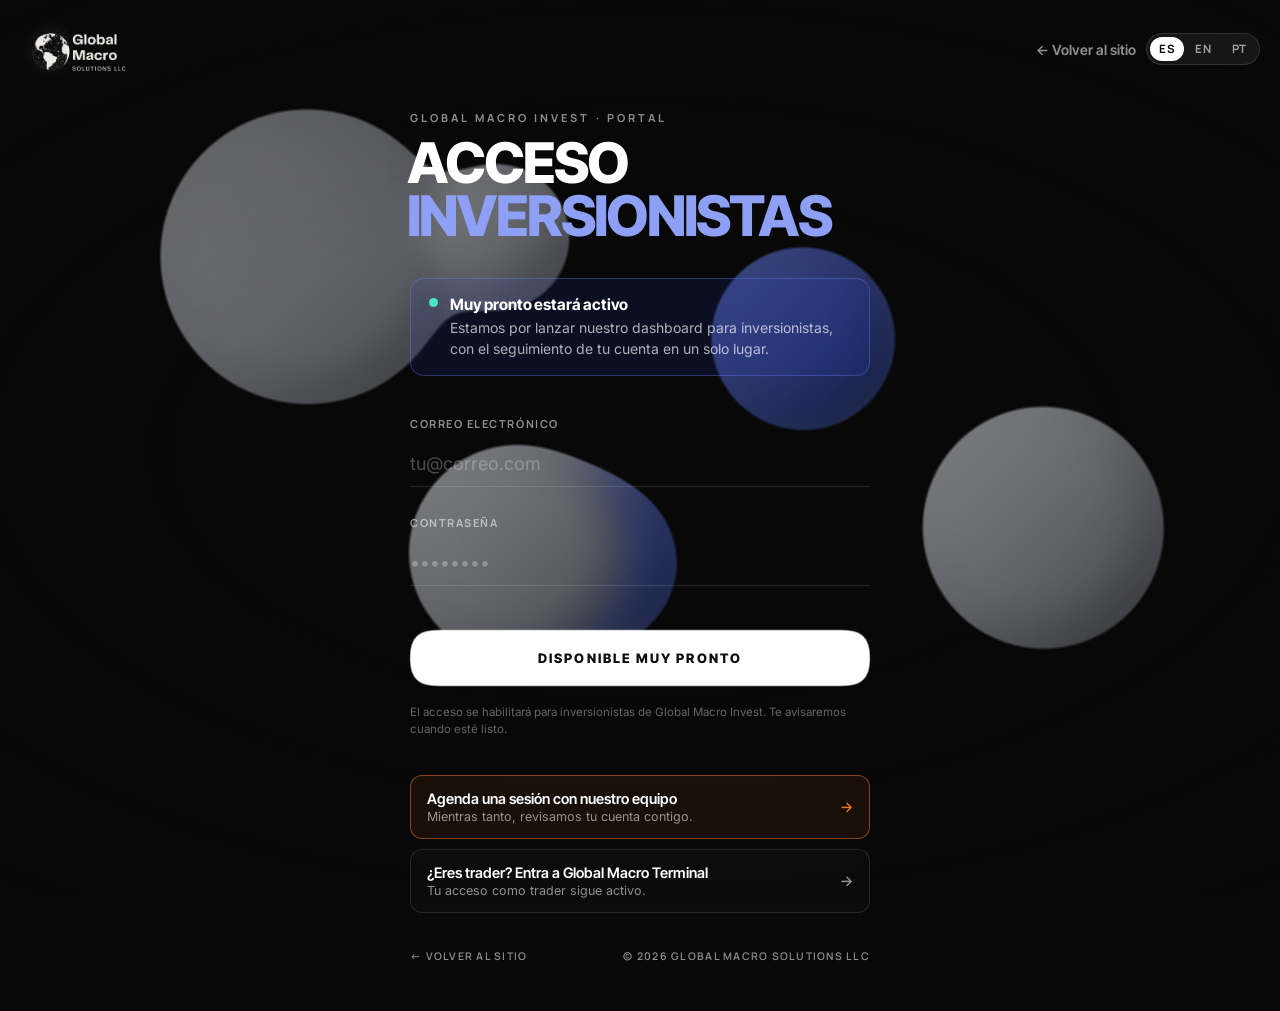
<file: login.html>
<!doctype html>
<html lang="es">
<head>
<meta charset="utf-8">
<meta name="viewport" content="width=device-width, initial-scale=1, viewport-fit=cover">
<meta name="theme-color" content="#080808">
<title>Portal GMS</title>
<meta name="description" content="Portal de inversionistas de Global Macro Solutions. Muy pronto estará activo nuestro dashboard para inversionistas.">
<link rel="preconnect" href="https://fonts.googleapis.com"><link rel="preconnect" href="https://fonts.gstatic.com" crossorigin>
<link rel="stylesheet" href="https://fonts.googleapis.com/css2?family=Inter+Tight:wght@400;500;600;700;800&family=Inter:wght@300;400;500;600&family=Manrope:wght@500;600;700&display=swap">
<style>
:root{
  --bg:#080808;--ink:#ffffff;--dim:rgba(255,255,255,.55);--faint:rgba(255,255,255,.12);
  --mercury:#e6e8ee;--blue:#1b328e;--blue-lt:#2b44d3;--turq:#4de1c7;--orange:#e27028;
  --fd:"Suisse Intl","Inter Tight","Helvetica Neue",Arial,sans-serif;
  --fb:"Suisse Intl","Inter",system-ui,-apple-system,"Segoe UI",sans-serif;
  --fm:"Telegraf","Manrope","Helvetica Neue",Arial,sans-serif;
  color-scheme:dark
}
*{box-sizing:border-box}
html,body{margin:0;height:100%}
body{background:var(--bg);color:var(--ink);font-family:var(--fb);-webkit-font-smoothing:antialiased;overflow-x:hidden}
a{color:inherit}
.svg-hidden{position:absolute;width:0;height:0}

/* Fondo de mercurio (Neural Access · 21st.dev) */
.stage{position:fixed;inset:0;z-index:0;overflow:hidden;filter:url(#gooey);opacity:.55;pointer-events:none}
.blob{position:absolute;border-radius:50%;filter:blur(20px);animation:float 20s infinite alternate ease-in-out;
  background:linear-gradient(135deg,var(--mercury),#7d8290);
  box-shadow:inset -10px -10px 20px rgba(0,0,0,.5),10px 10px 30px rgba(255,255,255,.18);transition:margin .1s ease-out}
.blob.b-blue{background:linear-gradient(135deg,#6f84f0,var(--blue))}
@keyframes float{0%{transform:translate(0,0) scale(1)}33%{transform:translate(10vw,20vh) scale(1.2)}66%{transform:translate(-5vw,10vh) scale(.8)}100%{transform:translate(5vw,-10vh) scale(1.1)}}
.veil{position:fixed;inset:0;z-index:1;pointer-events:none;background:radial-gradient(120% 90% at 50% 50%,transparent 30%,rgba(8,8,8,.75) 100%)}

/* Barra superior */
.top{position:relative;z-index:5;display:flex;align-items:center;justify-content:space-between;gap:12px;padding:20px max(20px,env(safe-area-inset-left)) 0}
.top .logo img{display:block;height:58px;width:auto}
.top-r{display:flex;align-items:center;gap:10px}
.back{font-family:var(--fd);font-weight:600;font-size:14px;text-decoration:none;color:var(--dim);transition:color .2s;white-space:nowrap}
.back:hover{color:#fff}
.lang{display:inline-flex;align-items:center;gap:2px;padding:3px;border-radius:999px;background:rgba(255,255,255,.06);border:1px solid rgba(255,255,255,.12)}
.lang button{all:unset;cursor:pointer;font-family:var(--fm);font-size:11.5px;font-weight:700;letter-spacing:.06em;padding:6px 9px;border-radius:999px;color:rgba(255,255,255,.6);line-height:1;transition:background .2s,color .2s}
.lang button:hover{color:#fff}
.lang button.on{background:#fff;color:#080808}
.lang button:focus-visible{outline:2px solid var(--blue-lt);outline-offset:2px}

/* Contenedor */
.wrap{position:relative;z-index:5;min-height:calc(100vh - 86px);display:flex;align-items:center;justify-content:center;padding:32px 20px 48px}
.auth{width:100%;max-width:460px}
.brand-id{display:block;font-family:var(--fm);font-weight:700;font-size:11px;letter-spacing:.28em;text-transform:uppercase;color:var(--dim);margin-bottom:12px}
.auth h1{font-family:var(--fd);font-weight:800;font-size:clamp(40px,8vw,56px);line-height:.95;letter-spacing:-.035em;margin:0 0 0 -3px;text-transform:uppercase;padding-bottom:.05em}
.auth h1 em{font-style:normal;color:#8ea0f5}

.soon{display:flex;gap:12px;align-items:flex-start;margin:32px 0 40px;padding:16px 18px;border-radius:14px;background:rgba(43,68,211,.12);border:1px solid rgba(111,132,240,.35)}
.soon-dot{flex:none;width:9px;height:9px;margin-top:6px;border-radius:50%;background:var(--turq);box-shadow:0 0 0 0 rgba(77,225,199,.6);animation:pulse 2s infinite}
@keyframes pulse{0%{box-shadow:0 0 0 0 rgba(77,225,199,.55)}70%{box-shadow:0 0 0 10px rgba(77,225,199,0)}100%{box-shadow:0 0 0 0 rgba(77,225,199,0)}}
.soon b{display:block;font-family:var(--fd);font-size:15.5px;letter-spacing:-.01em}
.soon span{display:block;margin-top:3px;font-size:14px;line-height:1.5;color:rgba(255,255,255,.68)}

.form-group{position:relative;margin-bottom:28px;transition:transform .4s cubic-bezier(.2,1,.3,1)}
.form-group label{display:block;font-family:var(--fm);font-weight:700;font-size:11px;letter-spacing:.14em;color:var(--dim);margin-bottom:10px;text-transform:uppercase}
.form-group input{width:100%;background:transparent;border:0;border-bottom:1px solid var(--faint);color:#fff;padding:12px 0;font:400 18px var(--fb);outline:none;border-radius:0}
.form-group input:disabled{color:rgba(255,255,255,.35);cursor:not-allowed}
.form-group input::placeholder{color:rgba(255,255,255,.28)}
.input-glow{position:absolute;bottom:0;left:0;width:0;height:2px;background:var(--mercury);box-shadow:0 0 15px var(--mercury);transition:width .6s cubic-bezier(.2,1,.3,1)}
.auth:hover .input-glow{width:18%}

.submit-wrap{margin-top:44px;position:relative;filter:url(#gooey)}
.btn-base{all:unset;box-sizing:border-box;display:block;width:100%;text-align:center;background:#fff;color:#080808;padding:20px 28px;font:800 13px var(--fd);text-transform:uppercase;letter-spacing:.16em;position:relative;z-index:2;cursor:not-allowed;transition:letter-spacing .3s}
.submit-wrap:hover .btn-base{letter-spacing:.24em}
.mercury-drop{position:absolute;top:50%;left:50%;width:100%;height:100%;background:var(--mercury);transform:translate(-50%,-50%);z-index:1;border-radius:50px;transition:all .5s cubic-bezier(.175,.885,.32,1.275)}
.submit-wrap:hover .mercury-drop{transform:translate(-50%,-50%) scale(1.05,1.2);filter:brightness(1.2)}

.alt{margin-top:36px;display:grid;gap:10px}
.alt a{display:flex;align-items:center;justify-content:space-between;gap:12px;padding:14px 16px;border-radius:12px;border:1px solid var(--faint);text-decoration:none;font-family:var(--fd);font-weight:600;font-size:14.5px;color:#fff;background:rgba(255,255,255,.02);transition:border-color .2s,background .2s}
.alt a:hover{border-color:rgba(255,255,255,.35);background:rgba(255,255,255,.05)}
.alt a small{display:block;font-family:var(--fb);font-weight:400;font-size:12.5px;color:var(--dim);margin-top:2px}
.alt a i{font-style:normal;color:var(--dim)}
.alt a.primary{border-color:rgba(226,112,40,.55);background:rgba(226,112,40,.08)}
.alt a.primary i{color:var(--orange)}

.footer-nav{margin-top:36px;display:flex;justify-content:space-between;gap:12px;flex-wrap:wrap;font-family:var(--fm);font-weight:600;font-size:10.5px;letter-spacing:.12em;text-transform:uppercase;color:var(--dim)}
.footer-nav a{text-decoration:none;transition:color .3s}
.footer-nav a:hover{color:#fff}
.fine{margin-top:18px;font-size:11.5px;line-height:1.5;color:rgba(255,255,255,.38)}

@media (max-width:520px){
  .lang button{padding:9px 12px;font-size:12px}
  .footer-nav a{padding:10px 0}
  .top .logo img{height:44px}
  .back{display:none}
  .soon{margin:26px 0 32px}
}
@media (prefers-reduced-motion:reduce){.blob,.soon-dot{animation:none}.submit-wrap:hover .btn-base{letter-spacing:.16em}}
</style>
<link rel="icon" href="favicon.ico?v=3" sizes="any">
<link rel="icon" type="image/png" sizes="32x32" href="img/favicon-32.png?v=3">
<link rel="apple-touch-icon" href="img/apple-touch-icon.png?v=3">
</head>
<body>
<svg class="svg-hidden" aria-hidden="true"><defs><filter id="gooey">
  <feGaussianBlur in="SourceGraphic" stdDeviation="12" result="blur"/>
  <feColorMatrix in="blur" mode="matrix" values="1 0 0 0 0  0 1 0 0 0  0 0 1 0 0  0 0 0 19 -9" result="goo"/>
  <feComposite in="SourceGraphic" in2="goo" operator="atop"/>
</filter></defs></svg>

<div class="stage" id="stage" aria-hidden="true"></div>
<div class="veil" aria-hidden="true"></div>

<header class="top">
  <a class="logo" href="index.html"><img src="[data-uri]" alt="Global Macro Solutions LLC" width="260" height="142"></a>
  <div class="top-r">
    <a class="back" href="index.html">← Volver al sitio</a>
    <div class="lang" role="group" aria-label="Idioma / Language"><button type="button" data-lang="es">ES</button><button type="button" data-lang="en">EN</button><button type="button" data-lang="pt">PT</button></div>
  </div>
</header>

<main class="wrap">
  <div class="auth">
    <span class="brand-id">Global Macro Invest · Portal</span>
    <h1>Acceso<br><em>inversionistas</em></h1>

    <div class="soon" role="status">
      <span class="soon-dot" aria-hidden="true"></span>
      <div><b>Muy pronto estará activo</b><span>Estamos por lanzar nuestro dashboard para inversionistas, con el seguimiento de tu cuenta en un solo lugar.</span></div>
    </div>

    <form aria-describedby="loginNote" onsubmit="return false">
      <fieldset disabled style="border:0;padding:0;margin:0">
        <div class="form-group">
          <label for="lgEmail">Correo electrónico</label>
          <input id="lgEmail" type="email" placeholder="tu@correo.com" autocomplete="off">
          <div class="input-glow"></div>
        </div>
        <div class="form-group">
          <label for="lgPass">Contraseña</label>
          <input id="lgPass" type="password" placeholder="••••••••" autocomplete="off">
          <div class="input-glow"></div>
        </div>
        <div class="submit-wrap">
          <div class="mercury-drop"></div>
          <button type="submit" class="btn-base" aria-disabled="true">Disponible muy pronto</button>
        </div>
      </fieldset>
    </form>
    <p class="fine" id="loginNote">El acceso se habilitará para inversionistas de Global Macro Invest. Te avisaremos cuando esté listo.</p>

    <div class="alt">
      <a class="primary" href="https://calendly.com/camilo-pacheco-globalmacrosolutions/30min"><span>Agenda una sesión con nuestro equipo<small>Mientras tanto, revisamos tu cuenta contigo.</small></span><i>→</i></a>
      <a href="https://www.globalmacroterminal.com/"><span>¿Eres trader? Entra a Global Macro Terminal<small>Tu acceso como trader sigue activo.</small></span><i>→</i></a>
    </div>

    <footer class="footer-nav">
      <a href="index.html">← Volver al sitio</a>
      <span>© 2026 Global Macro Solutions LLC</span>
    </footer>
  </div>
</main>

<script>
/* i18n · ES / EN / PT — cambio de idioma en el mismo sitio, sin recargar */
(function(){
var D={"en": {"Portal GMS": "GMS Portal", "Portal de inversionistas de Global Macro Solutions. Muy pronto estará activo nuestro dashboard para inversionistas.": "Global Macro Solutions investor portal. Our investor dashboard will be live very soon.", "← Volver al sitio": "← Back to site", "Global Macro Invest · Portal": "Global Macro Invest · Portal", "Acceso": "Investor", "inversionistas": "access", "Muy pronto estará activo": "Coming very soon", "Estamos por lanzar nuestro dashboard para inversionistas, con el seguimiento de tu cuenta en un solo lugar.": "We're about to launch our investor dashboard, with your account follow-up in one place.", "Correo electrónico": "Email", "Contraseña": "Password", "tu@correo.com": "you@email.com", "Disponible muy pronto": "Available very soon", "El acceso se habilitará para inversionistas de Global Macro Invest. Te avisaremos cuando esté listo.": "Access will be enabled for Global Macro Invest investors. We'll let you know when it's ready.", "Agenda una sesión con nuestro equipo": "Book a session with our team", "Mientras tanto, revisamos tu cuenta contigo.": "In the meantime, we'll review your account with you.", "¿Eres trader? Entra a Global Macro Terminal": "Are you a trader? Go to Global Macro Terminal", "Tu acceso como trader sigue activo.": "Your trader access is still active.", "Global Macro Solutions LLC": "Global Macro Solutions LLC"}, "pt": {"Portal GMS": "Portal GMS", "Portal de inversionistas de Global Macro Solutions. Muy pronto estará activo nuestro dashboard para inversionistas.": "Portal de investidores da Global Macro Solutions. Muito em breve nosso dashboard para investidores estará ativo.", "← Volver al sitio": "← Voltar ao site", "Global Macro Invest · Portal": "Global Macro Invest · Portal", "Acceso": "Acesso", "inversionistas": "investidores", "Muy pronto estará activo": "Muito em breve estará ativo", "Estamos por lanzar nuestro dashboard para inversionistas, con el seguimiento de tu cuenta en un solo lugar.": "Estamos prestes a lançar nosso dashboard para investidores, com o acompanhamento da sua conta em um só lugar.", "Correo electrónico": "E-mail", "Contraseña": "Senha", "tu@correo.com": "voce@email.com", "Disponible muy pronto": "Disponível muito em breve", "El acceso se habilitará para inversionistas de Global Macro Invest. Te avisaremos cuando esté listo.": "O acesso será liberado para investidores da Global Macro Invest. Avisaremos quando estiver pronto.", "Agenda una sesión con nuestro equipo": "Agende uma sessão com nossa equipe", "Mientras tanto, revisamos tu cuenta contigo.": "Enquanto isso, revisamos sua conta com você.", "¿Eres trader? Entra a Global Macro Terminal": "É trader? Entre no Global Macro Terminal", "Tu acceso como trader sigue activo.": "Seu acesso como trader continua ativo.", "Global Macro Solutions LLC": "Global Macro Solutions LLC"}};
var REV={};Object.keys(D).forEach(function(l){var m=D[l];Object.keys(m).forEach(function(k){REV[m[k]]=REV[m[k]]||k;REV[k]=k})});
var L='es';try{var q=new URLSearchParams(location.search).get('lang');if(q&&(q==='es'||D[q]))L=q;else{var st=localStorage.getItem('gms-lang');if(st&&(st==='es'||D[st]))L=st}}catch(e){}
var ORIG=new WeakMap(),ATTRS=['alt','aria-label','title','placeholder'];
function norm(v){return v.replace(/\s+/g,' ').trim()}
window.T=function(s){return L==='es'?s:((D[L]&&D[L][s])||s)};
window.GMS_HOOKS=[];
var base={title:document.title,desc:(document.querySelector('meta[name=description]')||{}).content};
function key(n){var k=ORIG.get(n);if(k!==undefined)return k;var v=norm(n.nodeValue);k=REV[v];if(k===undefined)k=null;ORIG.set(n,k);return k}
function trRoot(root){
  var w=document.createTreeWalker(root,NodeFilter.SHOW_TEXT,null),n,a=[];
  while((n=w.nextNode())){var p=n.parentNode;if(!p||p.nodeName==='SCRIPT'||p.nodeName==='STYLE')continue;if(p.closest&&p.closest('[data-blur-reveal],[data-fq-words]'))continue;a.push(n)}
  a.forEach(function(n){var k=key(n);if(!k)return;var raw=n.nodeValue,t=T(k);var lead=/^\s/.test(raw)?' ':'',trail=/\s$/.test(raw)?' ':'';var nv=lead+t+trail;if(nv!==raw)n.nodeValue=nv});
  if(root.querySelectorAll)root.querySelectorAll('[alt],[aria-label],[title],[placeholder]').forEach(function(e){
    ATTRS.forEach(function(at){var v=e.getAttribute(at);if(!v)return;var dk='i18n'+at.replace(/-./g,function(x){return x[1].toUpperCase()});var k=e.dataset[dk];if(k===undefined){k=REV[v]||'';e.dataset[dk]=k}if(k)e.setAttribute(at,T(k))})});
}
function apply(){
  document.documentElement.lang=L;
  trRoot(document.body);document.querySelectorAll('template').forEach(function(t){trRoot(t.content)});
  document.title=T(base.title);var md=document.querySelector('meta[name=description]');if(md&&base.desc)md.content=T(base.desc);
  document.querySelectorAll('[data-lang]').forEach(function(b){var on=b.getAttribute('data-lang')===L;b.classList.toggle('on',on);b.setAttribute('aria-pressed',on?'true':'false')});
}
window.GMS_SET_LANG=function(nl){if(nl!=='es'&&!D[nl])return;if(nl===L)return;L=nl;try{localStorage.setItem('gms-lang',L)}catch(e){}
  apply();window.GMS_HOOKS.forEach(function(f){try{f(L)}catch(e){}});
  document.querySelectorAll('[data-blur-reveal]').forEach(function(el){if(el.__brBuild&&el.dataset.es)el.__brBuild(T(el.dataset.es))});
  document.querySelectorAll('[data-fq-words]').forEach(function(el){if(el.__fqBuild&&el.dataset.es)el.__fqBuild(T(el.dataset.es))});
};
// guardar el texto original de los elementos que otros scripts dividen en letras/palabras
document.querySelectorAll('[data-blur-reveal],[data-fq-words]').forEach(function(el){var v=norm(el.textContent);el.dataset.es=REV[v]||v;if(L!=='es')el.textContent=T(el.dataset.es)});
apply();
document.addEventListener('click',function(e){var b=e.target.closest&&e.target.closest('[data-lang]');if(!b)return;e.preventDefault();window.GMS_SET_LANG(b.getAttribute('data-lang'))});
})();
</script>
<script>
/* Mercurio: blobs con parallax suave al mover el mouse */
(function(){
  const stage=document.getElementById('stage');const blobs=[];
  for(let i=0;i<6;i++){const b=document.createElement('div');b.className='blob'+(i%3===1?' b-blue':'');
    const size=Math.random()*200+150;
    Object.assign(b.style,{width:size+'px',height:size+'px',left:(Math.random()*80+10)+'%',top:(Math.random()*80+10)+'%',animationDelay:(Math.random()*-20)+'s',animationDuration:(Math.random()*15+15)+'s'});
    stage.appendChild(b);blobs.push(b)}
  if(matchMedia('(prefers-reduced-motion: reduce)').matches)return;
  document.addEventListener('mousemove',e=>{const x=e.clientX/innerWidth,y=e.clientY/innerHeight;
    blobs.forEach((b,i)=>{const s=(i+1)*20;b.style.marginLeft=x*s+'px';b.style.marginTop=y*s+'px'})});
})();
</script>
</body>
</html>
</file>
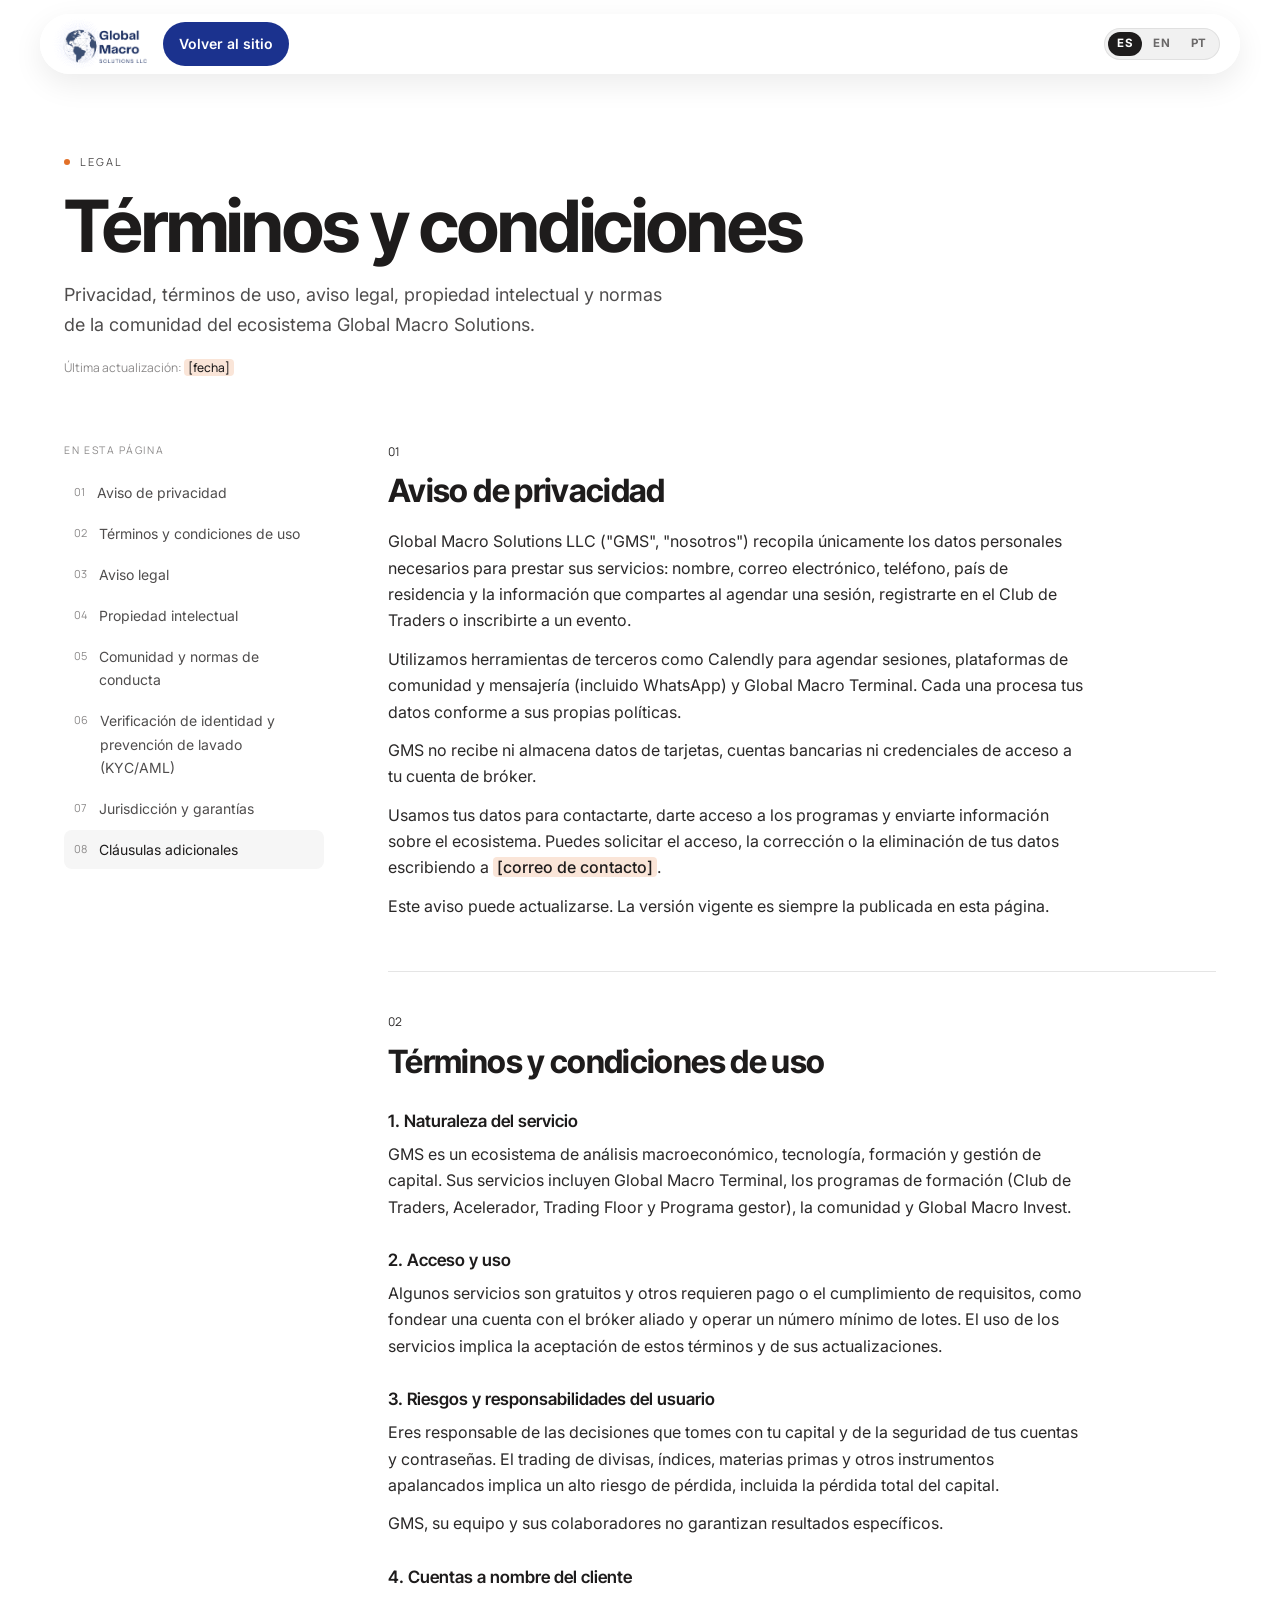
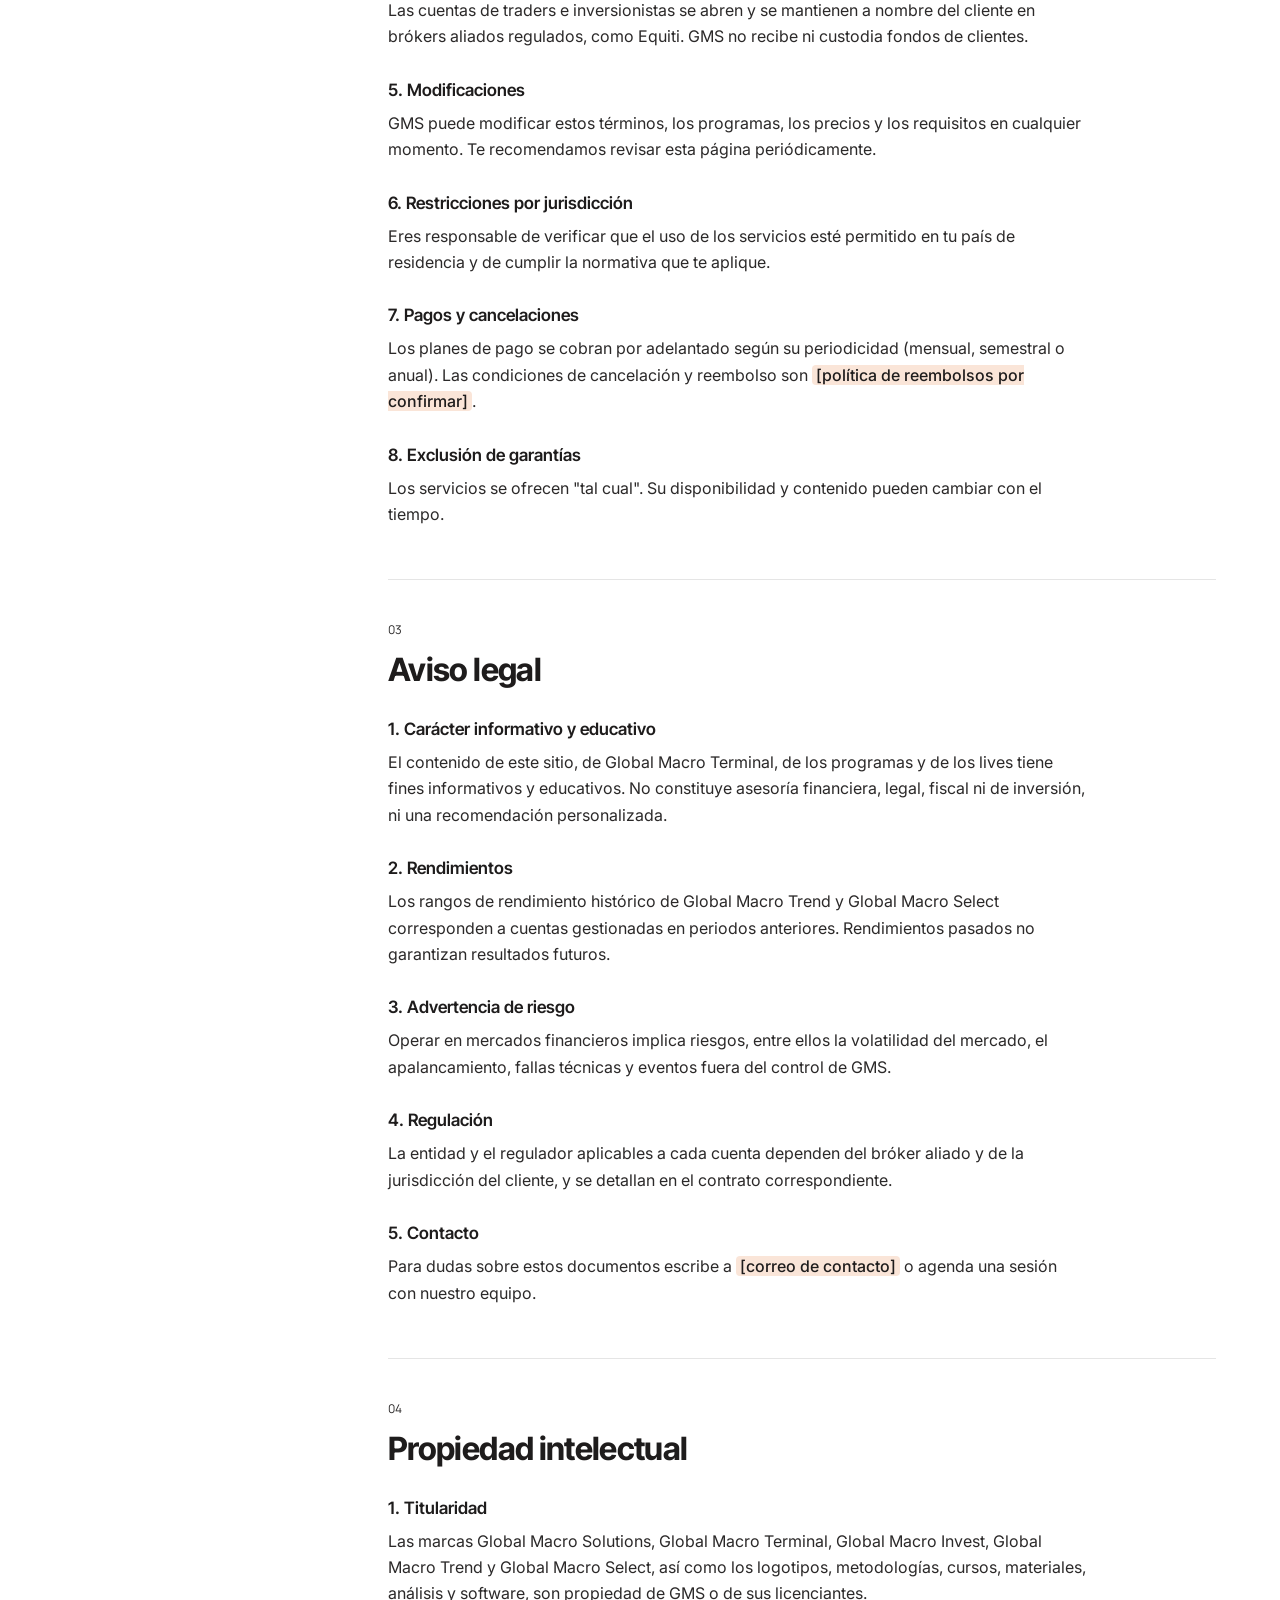
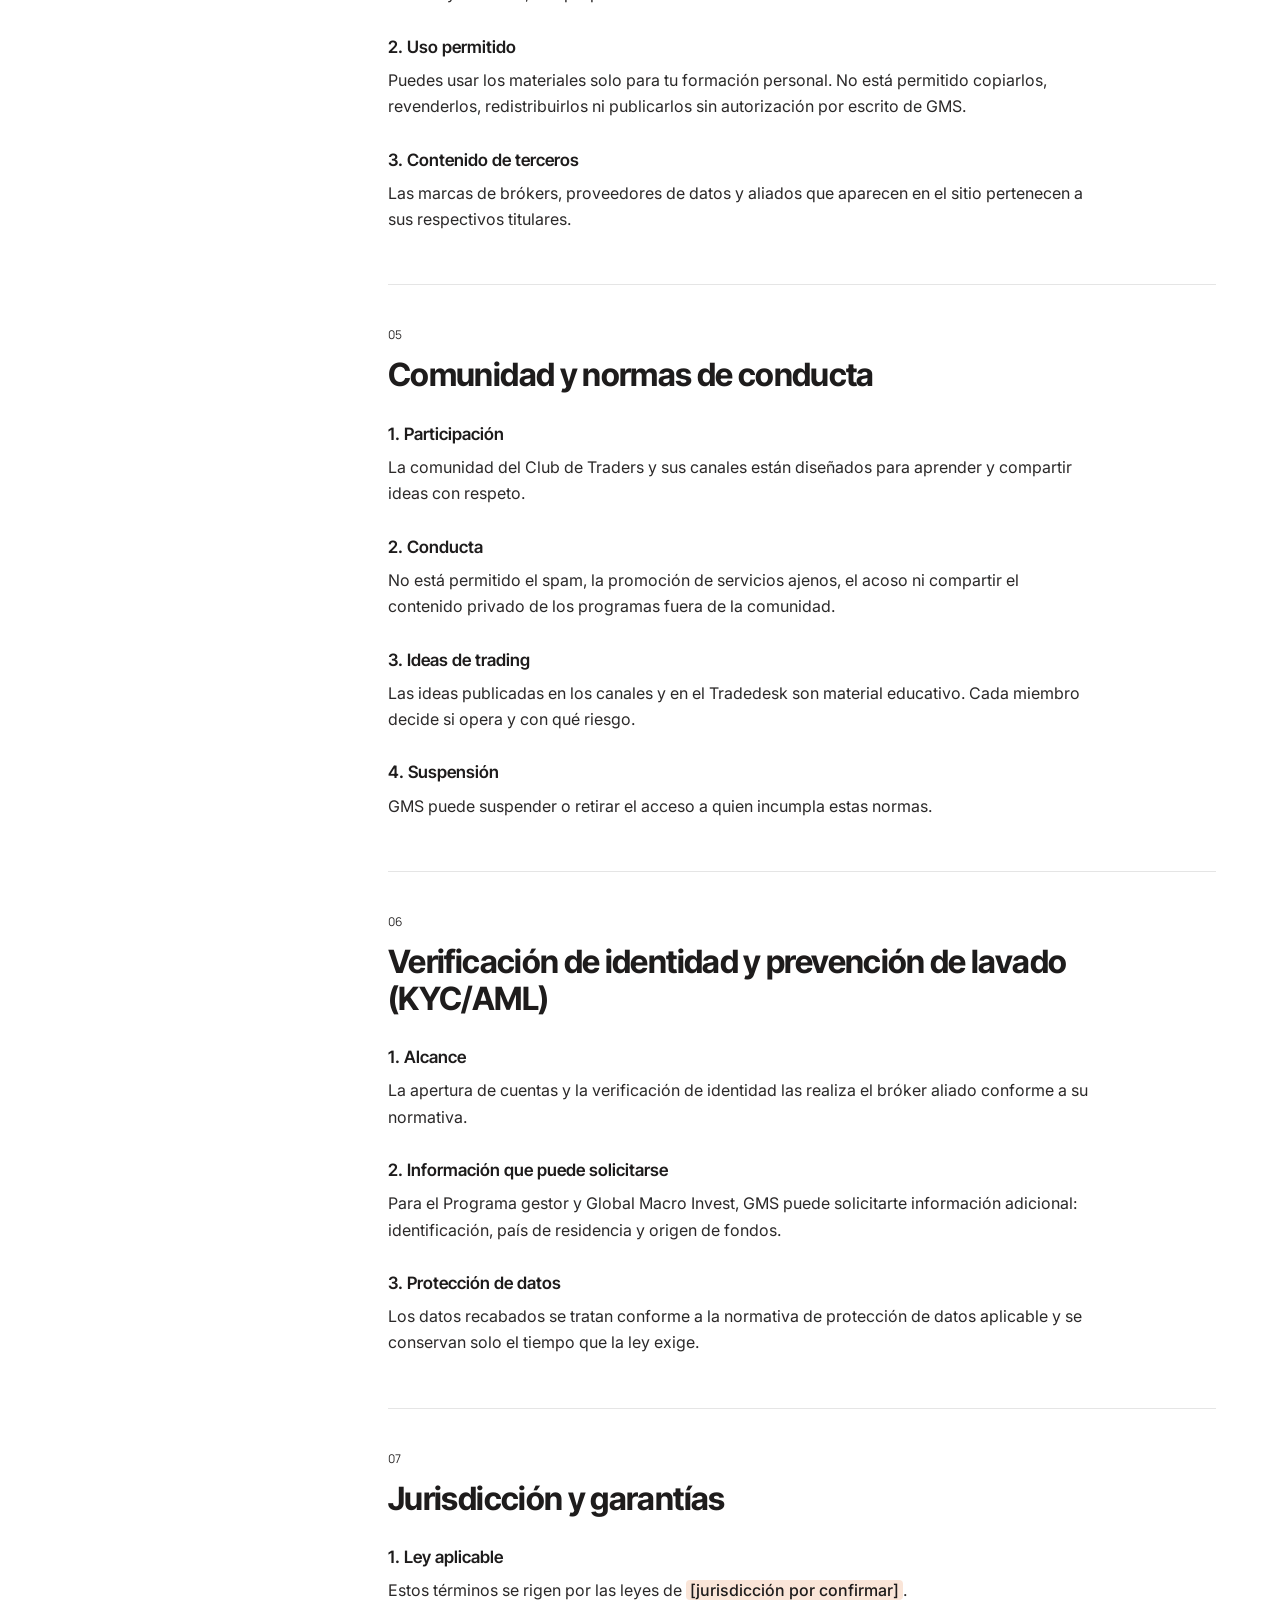
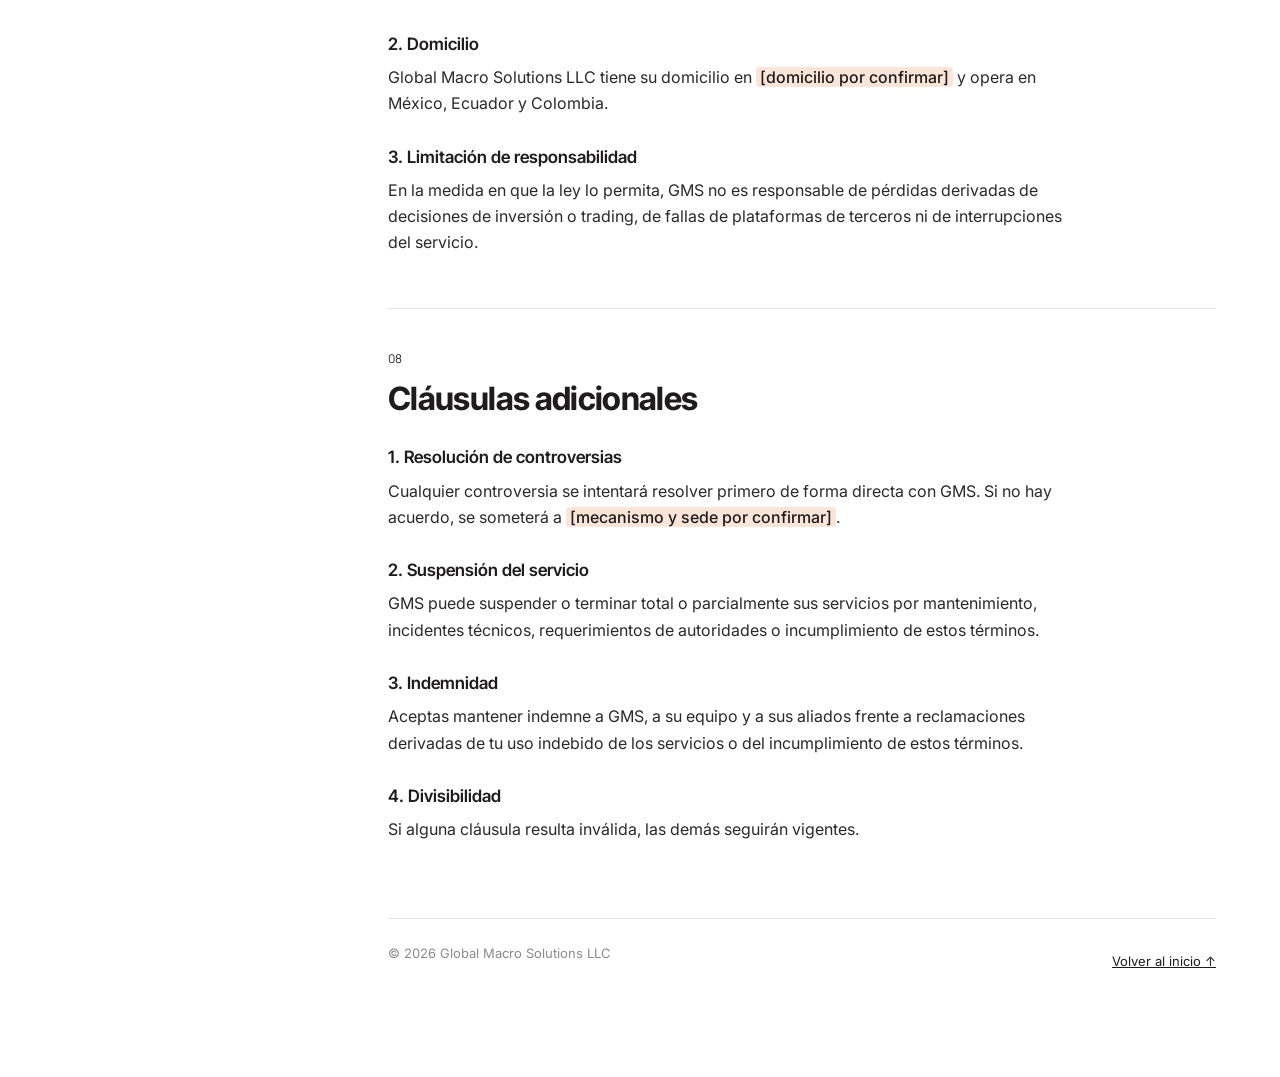
<file: terminos.html>
<!doctype html>
<html lang="es">
<head>
<meta charset="utf-8">
<meta name="viewport" content="width=device-width, initial-scale=1, viewport-fit=cover">
<title>Términos GMS</title>
<link rel="preconnect" href="https://fonts.googleapis.com"><link rel="preconnect" href="https://fonts.gstatic.com" crossorigin>
<link rel="stylesheet" href="https://fonts.googleapis.com/css2?family=Inter+Tight:wght@400;500;600;700;800&family=Inter:wght@400;500;600;700&family=Manrope:wght@400;500;600;700;800&family=Open+Sans:wght@400;500;600&display=swap">
<style>
:root{--black:#1e1c1c;--cream:#ffffff;--cream-lt:#f6f6f6;--line:#e5e5e5;--charcoal:#4f4d4d;--grey:#8c8a8a;--gold:#e27028;--gold-deep:#c85d1a;--blue:#1b328e;--navy:#182c5f;
--fd:"Suisse Intl","Inter Tight","Helvetica Neue",Arial,sans-serif;--fb:"Suisse Intl","Inter",system-ui,-apple-system,"Segoe UI",sans-serif;--fm:"Telegraf","Manrope","Helvetica Neue",Arial,sans-serif;color-scheme:light}
*{box-sizing:border-box}html{scroll-behavior:smooth}
body{margin:0;background:var(--cream);color:var(--black);font-family:var(--fb);font-size:16px;line-height:1.65;-webkit-font-smoothing:antialiased}
a{color:inherit}
.top{position:sticky;top:0;z-index:10;padding:14px max(16px,env(safe-area-inset-right)) 0 max(16px,env(safe-area-inset-left))}
.pill{max-width:1200px;margin:0 auto;display:flex;align-items:center;justify-content:space-between;gap:16px;padding:4px 10px 4px 12px;border-radius:999px;background:rgba(255,255,255,.96);backdrop-filter:blur(14px);box-shadow:0 10px 30px rgba(0,0,0,.08)}
.pill img{height:52px;width:auto;display:block}
.back{font-size:14px;text-decoration:none;padding:10px 16px;border-radius:999px;background:var(--blue);color:#fff;font-weight:600}
.wrap{max-width:1200px;margin:0 auto;padding:72px max(24px,env(safe-area-inset-right)) 96px max(24px,env(safe-area-inset-left))}
.eb{font-family:var(--fm);font-size:11px;letter-spacing:.18em;text-transform:uppercase;color:var(--charcoal);display:inline-flex;align-items:center;gap:10px}
.eb::before{content:"";width:6px;height:6px;border-radius:50%;background:var(--gold)}
h1{font-family:var(--fd);font-weight:700;font-size:clamp(40px,6vw,72px);letter-spacing:-.03em;line-height:1;margin:18px 0 0}
.lede{font-size:18px;color:var(--charcoal);max-width:56ch;margin-top:18px}
.upd{font-family:var(--fm);font-size:12px;color:var(--grey);margin-top:14px}
.grid{display:grid;grid-template-columns:260px 1fr;gap:64px;margin-top:64px;align-items:start}
.toc{position:sticky;top:110px}
.toc p{font-family:var(--fm);font-size:10.5px;letter-spacing:.16em;text-transform:uppercase;color:var(--grey);margin:0 0 14px}
.toc ol{list-style:none;margin:0;padding:0;display:grid;gap:2px}
.toc a{display:flex;gap:12px;padding:8px 10px;border-radius:8px;text-decoration:none;font-size:14px;color:var(--charcoal);transition:background .2s,color .2s}
.toc a span{font-family:var(--fm);font-size:11px;color:var(--grey);padding-top:2px}
.toc a:hover,.toc a.on{background:var(--cream-lt);color:var(--black)}
.tsec{padding:40px 0;border-top:1px solid var(--line);scroll-margin-top:100px}
.tsec:first-child{border-top:0;padding-top:0}
.tnum{font-family:var(--fm);font-size:12px;color:var(--gold-deep);margin:0}
.tsec h2{font-family:var(--fd);font-weight:700;font-size:clamp(24px,2.6vw,32px);letter-spacing:-.02em;margin:6px 0 18px;line-height:1.15}
.tsec h3{font-family:var(--fd);font-weight:600;font-size:17px;margin:26px 0 6px}
.tsec p{margin:0 0 12px;color:#2b2929;max-width:70ch}
mark.tbd{background:rgba(226,112,40,.18);color:var(--black);padding:0 4px;border-radius:4px;font-weight:500}
.foot{border-top:1px solid var(--line);margin-top:24px;padding-top:24px;display:flex;justify-content:space-between;gap:16px;flex-wrap:wrap;font-size:13px;color:var(--grey)}
.foot a{color:var(--black)}
a:focus-visible{outline:2px solid var(--gold);outline-offset:3px}
@media (max-width:860px){.grid{grid-template-columns:1fr;gap:32px}.toc{position:static;background:var(--cream-lt);border-radius:14px;padding:18px}.pill img{height:44px}}
/* Selector de idioma */
.lang{display:inline-flex;align-items:center;gap:2px;padding:3px;border-radius:999px;background:rgba(30,28,28,.06);border:1px solid rgba(30,28,28,.08)}
.lang button{all:unset;cursor:pointer;font-family:var(--fsub,inherit);font-size:11.5px;font-weight:700;letter-spacing:.06em;padding:6px 9px;border-radius:999px;color:#6b6969;line-height:1;transition:background .2s,color .2s}
.lang button:hover{color:#1e1c1c}
.lang button.on{background:#1e1c1c;color:#fff}
.lang button:focus-visible{outline:2px solid #2b44d3;outline-offset:2px}
header.top .lang{margin-left:auto;margin-right:10px}
header.top .back{white-space:nowrap}
@media (max-width:400px){header.top .back{display:none}}
@media (max-width:520px){header.top .back{font-size:13px;padding:9px 12px}header.top .lang{margin-right:4px}header.top .lang button{padding:9px 9px}}.foot a{display:inline-block;padding:8px 0}
</style>
<link rel="icon" href="favicon.ico?v=3" sizes="any">
<link rel="icon" type="image/png" sizes="32x32" href="img/favicon-32.png?v=3">
<link rel="apple-touch-icon" href="img/apple-touch-icon.png?v=3">
</head>
<body>
<header class="top"><div class="pill"><a href="index.html"><img src="[data-uri]" alt="Global Macro Solutions LLC" width="96" height="52"></a><a class="back" href="index.html">Volver al sitio</a><div class="lang" role="group" aria-label="Idioma / Language"><button type="button" data-lang="es">ES</button><button type="button" data-lang="en">EN</button><button type="button" data-lang="pt">PT</button></div></div></header>
<main class="wrap">
  <span class="eb">Legal</span>
  <h1>Términos y condiciones</h1>
  <p class="lede">Privacidad, términos de uso, aviso legal, propiedad intelectual y normas de la comunidad del ecosistema Global Macro Solutions.</p>
  <p class="upd">Última actualización: <mark class="tbd">[fecha]</mark></p>
  <div class="grid">
    <nav class="toc" aria-label="En esta página"><p>En esta página</p><ol><li><a href="#privacidad"><span>01</span>Aviso de privacidad</a></li><li><a href="#terminos"><span>02</span>Términos y condiciones de uso</a></li><li><a href="#aviso-legal"><span>03</span>Aviso legal</a></li><li><a href="#propiedad"><span>04</span>Propiedad intelectual</a></li><li><a href="#comunidad"><span>05</span>Comunidad y normas de conducta</a></li><li><a href="#kyc"><span>06</span>Verificación de identidad y prevención de lavado (KYC/AML)</a></li><li><a href="#jurisdiccion"><span>07</span>Jurisdicción y garantías</a></li><li><a href="#clausulas"><span>08</span>Cláusulas adicionales</a></li></ol></nav>
    <div><section class="tsec" id="privacidad"><p class="tnum">01</p><h2>Aviso de privacidad</h2><p>Global Macro Solutions LLC ("GMS", "nosotros") recopila únicamente los datos personales necesarios para prestar sus servicios: nombre, correo electrónico, teléfono, país de residencia y la información que compartes al agendar una sesión, registrarte en el Club de Traders o inscribirte a un evento.</p><p>Utilizamos herramientas de terceros como Calendly para agendar sesiones, plataformas de comunidad y mensajería (incluido WhatsApp) y Global Macro Terminal. Cada una procesa tus datos conforme a sus propias políticas.</p><p>GMS no recibe ni almacena datos de tarjetas, cuentas bancarias ni credenciales de acceso a tu cuenta de bróker.</p><p>Usamos tus datos para contactarte, darte acceso a los programas y enviarte información sobre el ecosistema. Puedes solicitar el acceso, la corrección o la eliminación de tus datos escribiendo a <mark class="tbd">[correo de contacto]</mark>.</p><p>Este aviso puede actualizarse. La versión vigente es siempre la publicada en esta página.</p></section><section class="tsec" id="terminos"><p class="tnum">02</p><h2>Términos y condiciones de uso</h2><h3>1. Naturaleza del servicio</h3><p>GMS es un ecosistema de análisis macroeconómico, tecnología, formación y gestión de capital. Sus servicios incluyen Global Macro Terminal, los programas de formación (Club de Traders, Acelerador, Trading Floor y Programa gestor), la comunidad y Global Macro Invest.</p><h3>2. Acceso y uso</h3><p>Algunos servicios son gratuitos y otros requieren pago o el cumplimiento de requisitos, como fondear una cuenta con el bróker aliado y operar un número mínimo de lotes. El uso de los servicios implica la aceptación de estos términos y de sus actualizaciones.</p><h3>3. Riesgos y responsabilidades del usuario</h3><p>Eres responsable de las decisiones que tomes con tu capital y de la seguridad de tus cuentas y contraseñas. El trading de divisas, índices, materias primas y otros instrumentos apalancados implica un alto riesgo de pérdida, incluida la pérdida total del capital.</p><p>GMS, su equipo y sus colaboradores no garantizan resultados específicos.</p><h3>4. Cuentas a nombre del cliente</h3><p>Las cuentas de traders e inversionistas se abren y se mantienen a nombre del cliente en brókers aliados regulados, como Equiti. GMS no recibe ni custodia fondos de clientes.</p><h3>5. Modificaciones</h3><p>GMS puede modificar estos términos, los programas, los precios y los requisitos en cualquier momento. Te recomendamos revisar esta página periódicamente.</p><h3>6. Restricciones por jurisdicción</h3><p>Eres responsable de verificar que el uso de los servicios esté permitido en tu país de residencia y de cumplir la normativa que te aplique.</p><h3>7. Pagos y cancelaciones</h3><p>Los planes de pago se cobran por adelantado según su periodicidad (mensual, semestral o anual). Las condiciones de cancelación y reembolso son <mark class="tbd">[política de reembolsos por confirmar]</mark>.</p><h3>8. Exclusión de garantías</h3><p>Los servicios se ofrecen "tal cual". Su disponibilidad y contenido pueden cambiar con el tiempo.</p></section><section class="tsec" id="aviso-legal"><p class="tnum">03</p><h2>Aviso legal</h2><h3>1. Carácter informativo y educativo</h3><p>El contenido de este sitio, de Global Macro Terminal, de los programas y de los lives tiene fines informativos y educativos. No constituye asesoría financiera, legal, fiscal ni de inversión, ni una recomendación personalizada.</p><h3>2. Rendimientos</h3><p>Los rangos de rendimiento histórico de Global Macro Trend y Global Macro Select corresponden a cuentas gestionadas en periodos anteriores. Rendimientos pasados no garantizan resultados futuros.</p><h3>3. Advertencia de riesgo</h3><p>Operar en mercados financieros implica riesgos, entre ellos la volatilidad del mercado, el apalancamiento, fallas técnicas y eventos fuera del control de GMS.</p><h3>4. Regulación</h3><p>La entidad y el regulador aplicables a cada cuenta dependen del bróker aliado y de la jurisdicción del cliente, y se detallan en el contrato correspondiente.</p><h3>5. Contacto</h3><p>Para dudas sobre estos documentos escribe a <mark class="tbd">[correo de contacto]</mark> o agenda una sesión con nuestro equipo.</p></section><section class="tsec" id="propiedad"><p class="tnum">04</p><h2>Propiedad intelectual</h2><h3>1. Titularidad</h3><p>Las marcas Global Macro Solutions, Global Macro Terminal, Global Macro Invest, Global Macro Trend y Global Macro Select, así como los logotipos, metodologías, cursos, materiales, análisis y software, son propiedad de GMS o de sus licenciantes.</p><h3>2. Uso permitido</h3><p>Puedes usar los materiales solo para tu formación personal. No está permitido copiarlos, revenderlos, redistribuirlos ni publicarlos sin autorización por escrito de GMS.</p><h3>3. Contenido de terceros</h3><p>Las marcas de brókers, proveedores de datos y aliados que aparecen en el sitio pertenecen a sus respectivos titulares.</p></section><section class="tsec" id="comunidad"><p class="tnum">05</p><h2>Comunidad y normas de conducta</h2><h3>1. Participación</h3><p>La comunidad del Club de Traders y sus canales están diseñados para aprender y compartir ideas con respeto.</p><h3>2. Conducta</h3><p>No está permitido el spam, la promoción de servicios ajenos, el acoso ni compartir el contenido privado de los programas fuera de la comunidad.</p><h3>3. Ideas de trading</h3><p>Las ideas publicadas en los canales y en el Tradedesk son material educativo. Cada miembro decide si opera y con qué riesgo.</p><h3>4. Suspensión</h3><p>GMS puede suspender o retirar el acceso a quien incumpla estas normas.</p></section><section class="tsec" id="kyc"><p class="tnum">06</p><h2>Verificación de identidad y prevención de lavado (KYC/AML)</h2><h3>1. Alcance</h3><p>La apertura de cuentas y la verificación de identidad las realiza el bróker aliado conforme a su normativa.</p><h3>2. Información que puede solicitarse</h3><p>Para el Programa gestor y Global Macro Invest, GMS puede solicitarte información adicional: identificación, país de residencia y origen de fondos.</p><h3>3. Protección de datos</h3><p>Los datos recabados se tratan conforme a la normativa de protección de datos aplicable y se conservan solo el tiempo que la ley exige.</p></section><section class="tsec" id="jurisdiccion"><p class="tnum">07</p><h2>Jurisdicción y garantías</h2><h3>1. Ley aplicable</h3><p>Estos términos se rigen por las leyes de <mark class="tbd">[jurisdicción por confirmar]</mark>.</p><h3>2. Domicilio</h3><p>Global Macro Solutions LLC tiene su domicilio en <mark class="tbd">[domicilio por confirmar]</mark> y opera en México, Ecuador y Colombia.</p><h3>3. Limitación de responsabilidad</h3><p>En la medida en que la ley lo permita, GMS no es responsable de pérdidas derivadas de decisiones de inversión o trading, de fallas de plataformas de terceros ni de interrupciones del servicio.</p></section><section class="tsec" id="clausulas"><p class="tnum">08</p><h2>Cláusulas adicionales</h2><h3>1. Resolución de controversias</h3><p>Cualquier controversia se intentará resolver primero de forma directa con GMS. Si no hay acuerdo, se someterá a <mark class="tbd">[mecanismo y sede por confirmar]</mark>.</p><h3>2. Suspensión del servicio</h3><p>GMS puede suspender o terminar total o parcialmente sus servicios por mantenimiento, incidentes técnicos, requerimientos de autoridades o incumplimiento de estos términos.</p><h3>3. Indemnidad</h3><p>Aceptas mantener indemne a GMS, a su equipo y a sus aliados frente a reclamaciones derivadas de tu uso indebido de los servicios o del incumplimiento de estos términos.</p><h3>4. Divisibilidad</h3><p>Si alguna cláusula resulta inválida, las demás seguirán vigentes.</p></section>
      <div class="foot"><span>© 2026 Global Macro Solutions LLC</span><a href="#top-of-page" onclick="scrollTo({top:0,behavior:'smooth'});return false;">Volver al inicio ↑</a></div>
    </div>
  </div>
</main>
<script>
/* i18n · ES / EN / PT — cambio de idioma en el mismo sitio, sin recargar */
(function(){
var D={"en": {"Términos GMS": "GMS Terms", "Volver al sitio": "Back to site", "Legal": "Legal", "Términos y condiciones": "Terms and conditions", "Privacidad, términos de uso, aviso legal, propiedad intelectual y normas de la comunidad del ecosistema Global Macro Solutions.": "Privacy, terms of use, legal notice, intellectual property and community rules of the Global Macro Solutions ecosystem.", "Última actualización:": "Last updated:", "[fecha]": "[date]", "En esta página": "On this page", "Aviso de privacidad": "Privacy notice", "Términos y condiciones de uso": "Terms and conditions of use", "Aviso legal": "Legal notice", "Propiedad intelectual": "Intellectual property", "Comunidad y normas de conducta": "Community and code of conduct", "Verificación de identidad y prevención de lavado (KYC/AML)": "Identity verification and anti-money laundering (KYC/AML)", "Jurisdicción y garantías": "Jurisdiction and warranties", "Cláusulas adicionales": "Additional clauses", "Global Macro Solutions LLC (\"GMS\", \"nosotros\") recopila únicamente los datos personales necesarios para prestar sus servicios: nombre, correo electrónico, teléfono, país de residencia y la información que compartes al agendar una sesión, registrarte en el Club de Traders o inscribirte a un evento.": "Global Macro Solutions LLC (\"GMS\", \"we\") collects only the personal data needed to provide its services: name, email, phone, country of residence and the information you share when booking a session, registering for the Traders Club or signing up for an event.", "Utilizamos herramientas de terceros como Calendly para agendar sesiones, plataformas de comunidad y mensajería (incluido WhatsApp) y Global Macro Terminal. Cada una procesa tus datos conforme a sus propias políticas.": "We use third-party tools such as Calendly for booking sessions, community and messaging platforms (including WhatsApp) and Global Macro Terminal. Each one processes your data under its own policies.", "GMS no recibe ni almacena datos de tarjetas, cuentas bancarias ni credenciales de acceso a tu cuenta de bróker.": "GMS does not receive or store card details, bank accounts or login credentials for your broker account.", "Usamos tus datos para contactarte, darte acceso a los programas y enviarte información sobre el ecosistema. Puedes solicitar el acceso, la corrección o la eliminación de tus datos escribiendo a": "We use your data to contact you, give you access to the programs and send you information about the ecosystem. You can request access to, correction or deletion of your data by writing to", "[correo de contacto]": "[contact email]", "Este aviso puede actualizarse. La versión vigente es siempre la publicada en esta página.": "This notice may be updated. The current version is always the one published on this page.", "1. Naturaleza del servicio": "1. Nature of the service", "GMS es un ecosistema de análisis macroeconómico, tecnología, formación y gestión de capital. Sus servicios incluyen Global Macro Terminal, los programas de formación (Club de Traders, Acelerador, Trading Floor y Programa gestor), la comunidad y Global Macro Invest.": "GMS is an ecosystem of macroeconomic analysis, technology, training and capital management. Its services include Global Macro Terminal, the training programs (Traders Club, Accelerator, Trading Floor and Managers Program), the community and Global Macro Invest.", "2. Acceso y uso": "2. Access and use", "Algunos servicios son gratuitos y otros requieren pago o el cumplimiento de requisitos, como fondear una cuenta con el bróker aliado y operar un número mínimo de lotes. El uso de los servicios implica la aceptación de estos términos y de sus actualizaciones.": "Some services are free and others require payment or meeting requirements, such as funding an account with the partner broker and trading a minimum number of lots. Using the services means accepting these terms and their updates.", "3. Riesgos y responsabilidades del usuario": "3. User risks and responsibilities", "Eres responsable de las decisiones que tomes con tu capital y de la seguridad de tus cuentas y contraseñas. El trading de divisas, índices, materias primas y otros instrumentos apalancados implica un alto riesgo de pérdida, incluida la pérdida total del capital.": "You are responsible for the decisions you make with your capital and for the security of your accounts and passwords. Trading currencies, indices, commodities and other leveraged instruments involves a high risk of loss, including the total loss of capital.", "GMS, su equipo y sus colaboradores no garantizan resultados específicos.": "GMS, its team and its collaborators do not guarantee specific results.", "4. Cuentas a nombre del cliente": "4. Accounts in the client's name", "Las cuentas de traders e inversionistas se abren y se mantienen a nombre del cliente en brókers aliados regulados, como Equiti. GMS no recibe ni custodia fondos de clientes.": "Trader and investor accounts are opened and held in the client's name at regulated partner brokers such as Equiti. GMS does not receive or hold client funds.", "5. Modificaciones": "5. Changes", "GMS puede modificar estos términos, los programas, los precios y los requisitos en cualquier momento. Te recomendamos revisar esta página periódicamente.": "GMS may change these terms, programs, prices and requirements at any time. We recommend checking this page periodically.", "6. Restricciones por jurisdicción": "6. Jurisdictional restrictions", "Eres responsable de verificar que el uso de los servicios esté permitido en tu país de residencia y de cumplir la normativa que te aplique.": "You are responsible for checking that using the services is permitted in your country of residence and for complying with the regulations that apply to you.", "7. Pagos y cancelaciones": "7. Payments and cancellations", "Los planes de pago se cobran por adelantado según su periodicidad (mensual, semestral o anual). Las condiciones de cancelación y reembolso son": "Paid plans are charged in advance according to their billing period (monthly, six-monthly or annual). The cancellation and refund terms are", "[política de reembolsos por confirmar]": "[refund policy to be confirmed]", "8. Exclusión de garantías": "8. Disclaimer of warranties", "Los servicios se ofrecen \"tal cual\". Su disponibilidad y contenido pueden cambiar con el tiempo.": "The services are provided \"as is\". Their availability and content may change over time.", "1. Carácter informativo y educativo": "1. Informational and educational nature", "El contenido de este sitio, de Global Macro Terminal, de los programas y de los lives tiene fines informativos y educativos. No constituye asesoría financiera, legal, fiscal ni de inversión, ni una recomendación personalizada.": "The content of this site, Global Macro Terminal, the programs and the live sessions is for informational and educational purposes. It does not constitute financial, legal, tax or investment advice, nor a personalized recommendation.", "2. Rendimientos": "2. Returns", "Los rangos de rendimiento histórico de Global Macro Trend y Global Macro Select corresponden a cuentas gestionadas en periodos anteriores. Rendimientos pasados no garantizan resultados futuros.": "The historical return ranges of Global Macro Trend and Global Macro Select refer to accounts managed in previous periods. Past performance does not guarantee future results.", "3. Advertencia de riesgo": "3. Risk warning", "Operar en mercados financieros implica riesgos, entre ellos la volatilidad del mercado, el apalancamiento, fallas técnicas y eventos fuera del control de GMS.": "Trading financial markets involves risks, including market volatility, leverage, technical failures and events beyond GMS's control.", "4. Regulación": "4. Regulation", "La entidad y el regulador aplicables a cada cuenta dependen del bróker aliado y de la jurisdicción del cliente, y se detallan en el contrato correspondiente.": "The entity and regulator applicable to each account depend on the partner broker and the client's jurisdiction, and are detailed in the relevant contract.", "5. Contacto": "5. Contact", "Para dudas sobre estos documentos escribe a": "For questions about these documents, write to", "o agenda una sesión con nuestro equipo.": "or book a session with our team.", "1. Titularidad": "1. Ownership", "Las marcas Global Macro Solutions, Global Macro Terminal, Global Macro Invest, Global Macro Trend y Global Macro Select, así como los logotipos, metodologías, cursos, materiales, análisis y software, son propiedad de GMS o de sus licenciantes.": "The Global Macro Solutions, Global Macro Terminal, Global Macro Invest, Global Macro Trend and Global Macro Select brands, as well as the logos, methodologies, courses, materials, analysis and software, are owned by GMS or its licensors.", "2. Uso permitido": "2. Permitted use", "Puedes usar los materiales solo para tu formación personal. No está permitido copiarlos, revenderlos, redistribuirlos ni publicarlos sin autorización por escrito de GMS.": "You may use the materials only for your personal training. Copying, reselling, redistributing or publishing them without GMS's written permission is not allowed.", "3. Contenido de terceros": "3. Third-party content", "Las marcas de brókers, proveedores de datos y aliados que aparecen en el sitio pertenecen a sus respectivos titulares.": "The brands of brokers, data providers and partners shown on the site belong to their respective owners.", "1. Participación": "1. Participation", "La comunidad del Club de Traders y sus canales están diseñados para aprender y compartir ideas con respeto.": "The Traders Club community and its channels are designed for learning and sharing ideas respectfully.", "2. Conducta": "2. Conduct", "No está permitido el spam, la promoción de servicios ajenos, el acoso ni compartir el contenido privado de los programas fuera de la comunidad.": "Spam, promoting outside services, harassment and sharing private program content outside the community are not allowed.", "3. Ideas de trading": "3. Trading ideas", "Las ideas publicadas en los canales y en el Tradedesk son material educativo. Cada miembro decide si opera y con qué riesgo.": "Ideas posted in the channels and on the Tradedesk are educational material. Each member decides whether to trade and with what risk.", "4. Suspensión": "4. Suspension", "GMS puede suspender o retirar el acceso a quien incumpla estas normas.": "GMS may suspend or revoke access for anyone who breaks these rules.", "1. Alcance": "1. Scope", "La apertura de cuentas y la verificación de identidad las realiza el bróker aliado conforme a su normativa.": "Account opening and identity verification are carried out by the partner broker under its own regulations.", "2. Información que puede solicitarse": "2. Information that may be requested", "Para el Programa gestor y Global Macro Invest, GMS puede solicitarte información adicional: identificación, país de residencia y origen de fondos.": "For the Managers Program and Global Macro Invest, GMS may ask you for additional information: identification, country of residence and source of funds.", "3. Protección de datos": "3. Data protection", "Los datos recabados se tratan conforme a la normativa de protección de datos aplicable y se conservan solo el tiempo que la ley exige.": "Data collected is handled under the applicable data protection laws and kept only as long as the law requires.", "1. Ley aplicable": "1. Governing law", "Estos términos se rigen por las leyes de": "These terms are governed by the laws of", "[jurisdicción por confirmar]": "[jurisdiction to be confirmed]", "2. Domicilio": "2. Registered address", "Global Macro Solutions LLC tiene su domicilio en": "Global Macro Solutions LLC is domiciled at", "[domicilio por confirmar]": "[address to be confirmed]", "y opera en México, Ecuador y Colombia.": "and operates in Mexico, Ecuador and Colombia.", "3. Limitación de responsabilidad": "3. Limitation of liability", "En la medida en que la ley lo permita, GMS no es responsable de pérdidas derivadas de decisiones de inversión o trading, de fallas de plataformas de terceros ni de interrupciones del servicio.": "To the extent permitted by law, GMS is not liable for losses arising from investment or trading decisions, third-party platform failures or service interruptions.", "1. Resolución de controversias": "1. Dispute resolution", "Cualquier controversia se intentará resolver primero de forma directa con GMS. Si no hay acuerdo, se someterá a": "Any dispute will first be addressed directly with GMS. If no agreement is reached, it will be submitted to", "[mecanismo y sede por confirmar]": "[mechanism and venue to be confirmed]", "2. Suspensión del servicio": "2. Service suspension", "GMS puede suspender o terminar total o parcialmente sus servicios por mantenimiento, incidentes técnicos, requerimientos de autoridades o incumplimiento de estos términos.": "GMS may suspend or end its services in whole or in part for maintenance, technical incidents, requests from authorities or breach of these terms.", "3. Indemnidad": "3. Indemnity", "Aceptas mantener indemne a GMS, a su equipo y a sus aliados frente a reclamaciones derivadas de tu uso indebido de los servicios o del incumplimiento de estos términos.": "You agree to hold GMS, its team and its partners harmless from claims arising from your misuse of the services or breach of these terms.", "4. Divisibilidad": "4. Severability", "Si alguna cláusula resulta inválida, las demás seguirán vigentes.": "If any clause is found invalid, the rest remain in force.", "Volver al inicio ↑": "Back to top ↑"}, "pt": {"Términos GMS": "Termos GMS", "Volver al sitio": "Voltar ao site", "Legal": "Legal", "Términos y condiciones": "Termos e condições", "Privacidad, términos de uso, aviso legal, propiedad intelectual y normas de la comunidad del ecosistema Global Macro Solutions.": "Privacidade, termos de uso, aviso legal, propriedade intelectual e normas da comunidade do ecossistema Global Macro Solutions.", "Última actualización:": "Última atualização:", "[fecha]": "[data]", "En esta página": "Nesta página", "Aviso de privacidad": "Aviso de privacidade", "Términos y condiciones de uso": "Termos e condições de uso", "Aviso legal": "Aviso legal", "Propiedad intelectual": "Propriedade intelectual", "Comunidad y normas de conducta": "Comunidade e normas de conduta", "Verificación de identidad y prevención de lavado (KYC/AML)": "Verificação de identidade e prevenção à lavagem de dinheiro (KYC/AML)", "Jurisdicción y garantías": "Jurisdição e garantias", "Cláusulas adicionales": "Cláusulas adicionais", "Global Macro Solutions LLC (\"GMS\", \"nosotros\") recopila únicamente los datos personales necesarios para prestar sus servicios: nombre, correo electrónico, teléfono, país de residencia y la información que compartes al agendar una sesión, registrarte en el Club de Traders o inscribirte a un evento.": "A Global Macro Solutions LLC (\"GMS\", \"nós\") coleta apenas os dados pessoais necessários para prestar seus serviços: nome, e-mail, telefone, país de residência e as informações que você compartilha ao agendar uma sessão, se cadastrar no Clube de Traders ou se inscrever em um evento.", "Utilizamos herramientas de terceros como Calendly para agendar sesiones, plataformas de comunidad y mensajería (incluido WhatsApp) y Global Macro Terminal. Cada una procesa tus datos conforme a sus propias políticas.": "Utilizamos ferramentas de terceiros como o Calendly para agendar sessões, plataformas de comunidade e mensagens (incluindo WhatsApp) e o Global Macro Terminal. Cada uma processa seus dados conforme suas próprias políticas.", "GMS no recibe ni almacena datos de tarjetas, cuentas bancarias ni credenciales de acceso a tu cuenta de bróker.": "A GMS não recebe nem armazena dados de cartões, contas bancárias ou credenciais de acesso à sua conta na corretora.", "Usamos tus datos para contactarte, darte acceso a los programas y enviarte información sobre el ecosistema. Puedes solicitar el acceso, la corrección o la eliminación de tus datos escribiendo a": "Usamos seus dados para entrar em contato, dar acesso aos programas e enviar informações sobre o ecossistema. Você pode solicitar o acesso, a correção ou a exclusão dos seus dados escrevendo para", "[correo de contacto]": "[e-mail de contato]", "Este aviso puede actualizarse. La versión vigente es siempre la publicada en esta página.": "Este aviso pode ser atualizado. A versão vigente é sempre a publicada nesta página.", "1. Naturaleza del servicio": "1. Natureza do serviço", "GMS es un ecosistema de análisis macroeconómico, tecnología, formación y gestión de capital. Sus servicios incluyen Global Macro Terminal, los programas de formación (Club de Traders, Acelerador, Trading Floor y Programa gestor), la comunidad y Global Macro Invest.": "A GMS é um ecossistema de análise macroeconômica, tecnologia, formação e gestão de capital. Seus serviços incluem o Global Macro Terminal, os programas de formação (Clube de Traders, Acelerador, Trading Floor e Programa de Gestores), a comunidade e a Global Macro Invest.", "2. Acceso y uso": "2. Acesso e uso", "Algunos servicios son gratuitos y otros requieren pago o el cumplimiento de requisitos, como fondear una cuenta con el bróker aliado y operar un número mínimo de lotes. El uso de los servicios implica la aceptación de estos términos y de sus actualizaciones.": "Alguns serviços são gratuitos e outros exigem pagamento ou o cumprimento de requisitos, como depositar em uma conta na corretora parceira e operar um número mínimo de lotes. O uso dos serviços implica a aceitação destes termos e de suas atualizações.", "3. Riesgos y responsabilidades del usuario": "3. Riscos e responsabilidades do usuário", "Eres responsable de las decisiones que tomes con tu capital y de la seguridad de tus cuentas y contraseñas. El trading de divisas, índices, materias primas y otros instrumentos apalancados implica un alto riesgo de pérdida, incluida la pérdida total del capital.": "Você é responsável pelas decisões que toma com seu capital e pela segurança de suas contas e senhas. O trading de moedas, índices, commodities e outros instrumentos alavancados envolve alto risco de perda, incluindo a perda total do capital.", "GMS, su equipo y sus colaboradores no garantizan resultados específicos.": "A GMS, sua equipe e seus colaboradores não garantem resultados específicos.", "4. Cuentas a nombre del cliente": "4. Contas em nome do cliente", "Las cuentas de traders e inversionistas se abren y se mantienen a nombre del cliente en brókers aliados regulados, como Equiti. GMS no recibe ni custodia fondos de clientes.": "As contas de traders e investidores são abertas e mantidas em nome do cliente em corretoras parceiras regulamentadas, como a Equiti. A GMS não recebe nem custodia recursos de clientes.", "5. Modificaciones": "5. Alterações", "GMS puede modificar estos términos, los programas, los precios y los requisitos en cualquier momento. Te recomendamos revisar esta página periódicamente.": "A GMS pode alterar estes termos, os programas, os preços e os requisitos a qualquer momento. Recomendamos revisar esta página periodicamente.", "6. Restricciones por jurisdicción": "6. Restrições por jurisdição", "Eres responsable de verificar que el uso de los servicios esté permitido en tu país de residencia y de cumplir la normativa que te aplique.": "Você é responsável por verificar se o uso dos serviços é permitido em seu país de residência e por cumprir a regulamentação aplicável.", "7. Pagos y cancelaciones": "7. Pagamentos e cancelamentos", "Los planes de pago se cobran por adelantado según su periodicidad (mensual, semestral o anual). Las condiciones de cancelación y reembolso son": "Os planos pagos são cobrados antecipadamente conforme sua periodicidade (mensal, semestral ou anual). As condições de cancelamento e reembolso são", "[política de reembolsos por confirmar]": "[política de reembolso a confirmar]", "8. Exclusión de garantías": "8. Exclusão de garantias", "Los servicios se ofrecen \"tal cual\". Su disponibilidad y contenido pueden cambiar con el tiempo.": "Os serviços são oferecidos \"no estado em que se encontram\". Sua disponibilidade e conteúdo podem mudar com o tempo.", "1. Carácter informativo y educativo": "1. Caráter informativo e educacional", "El contenido de este sitio, de Global Macro Terminal, de los programas y de los lives tiene fines informativos y educativos. No constituye asesoría financiera, legal, fiscal ni de inversión, ni una recomendación personalizada.": "O conteúdo deste site, do Global Macro Terminal, dos programas e das lives tem fins informativos e educacionais. Não constitui assessoria financeira, jurídica, fiscal ou de investimento, nem uma recomendação personalizada.", "2. Rendimientos": "2. Rentabilidade", "Los rangos de rendimiento histórico de Global Macro Trend y Global Macro Select corresponden a cuentas gestionadas en periodos anteriores. Rendimientos pasados no garantizan resultados futuros.": "As faixas de rentabilidade histórica do Global Macro Trend e do Global Macro Select correspondem a contas geridas em períodos anteriores. Rentabilidade passada não garante resultados futuros.", "3. Advertencia de riesgo": "3. Advertência de risco", "Operar en mercados financieros implica riesgos, entre ellos la volatilidad del mercado, el apalancamiento, fallas técnicas y eventos fuera del control de GMS.": "Operar nos mercados financeiros envolve riscos, entre eles a volatilidade do mercado, a alavancagem, falhas técnicas e eventos fora do controle da GMS.", "4. Regulación": "4. Regulamentação", "La entidad y el regulador aplicables a cada cuenta dependen del bróker aliado y de la jurisdicción del cliente, y se detallan en el contrato correspondiente.": "A entidade e o regulador aplicáveis a cada conta dependem da corretora parceira e da jurisdição do cliente, e estão detalhados no contrato correspondente.", "5. Contacto": "5. Contato", "Para dudas sobre estos documentos escribe a": "Para dúvidas sobre estes documentos, escreva para", "o agenda una sesión con nuestro equipo.": "ou agende uma sessão com nossa equipe.", "1. Titularidad": "1. Titularidade", "Las marcas Global Macro Solutions, Global Macro Terminal, Global Macro Invest, Global Macro Trend y Global Macro Select, así como los logotipos, metodologías, cursos, materiales, análisis y software, son propiedad de GMS o de sus licenciantes.": "As marcas Global Macro Solutions, Global Macro Terminal, Global Macro Invest, Global Macro Trend e Global Macro Select, bem como os logotipos, metodologias, cursos, materiais, análises e software, são propriedade da GMS ou de seus licenciantes.", "2. Uso permitido": "2. Uso permitido", "Puedes usar los materiales solo para tu formación personal. No está permitido copiarlos, revenderlos, redistribuirlos ni publicarlos sin autorización por escrito de GMS.": "Você pode usar os materiais apenas para sua formação pessoal. Não é permitido copiá-los, revendê-los, redistribuí-los ou publicá-los sem autorização por escrito da GMS.", "3. Contenido de terceros": "3. Conteúdo de terceiros", "Las marcas de brókers, proveedores de datos y aliados que aparecen en el sitio pertenecen a sus respectivos titulares.": "As marcas de corretoras, provedores de dados e parceiros que aparecem no site pertencem a seus respectivos titulares.", "1. Participación": "1. Participação", "La comunidad del Club de Traders y sus canales están diseñados para aprender y compartir ideas con respeto.": "A comunidade do Clube de Traders e seus canais foram criados para aprender e compartilhar ideias com respeito.", "2. Conducta": "2. Conduta", "No está permitido el spam, la promoción de servicios ajenos, el acoso ni compartir el contenido privado de los programas fuera de la comunidad.": "Não são permitidos spam, promoção de serviços de terceiros, assédio nem compartilhar o conteúdo privado dos programas fora da comunidade.", "3. Ideas de trading": "3. Ideias de trading", "Las ideas publicadas en los canales y en el Tradedesk son material educativo. Cada miembro decide si opera y con qué riesgo.": "As ideias publicadas nos canais e no Tradedesk são material educacional. Cada membro decide se opera e com qual risco.", "4. Suspensión": "4. Suspensão", "GMS puede suspender o retirar el acceso a quien incumpla estas normas.": "A GMS pode suspender ou retirar o acesso de quem descumprir estas normas.", "1. Alcance": "1. Alcance", "La apertura de cuentas y la verificación de identidad las realiza el bróker aliado conforme a su normativa.": "A abertura de contas e a verificação de identidade são realizadas pela corretora parceira conforme sua regulamentação.", "2. Información que puede solicitarse": "2. Informações que podem ser solicitadas", "Para el Programa gestor y Global Macro Invest, GMS puede solicitarte información adicional: identificación, país de residencia y origen de fondos.": "Para o Programa de Gestores e a Global Macro Invest, a GMS pode solicitar informações adicionais: identificação, país de residência e origem dos recursos.", "3. Protección de datos": "3. Proteção de dados", "Los datos recabados se tratan conforme a la normativa de protección de datos aplicable y se conservan solo el tiempo que la ley exige.": "Os dados coletados são tratados conforme a legislação de proteção de dados aplicável e conservados apenas pelo tempo exigido por lei.", "1. Ley aplicable": "1. Lei aplicável", "Estos términos se rigen por las leyes de": "Estes termos são regidos pelas leis de", "[jurisdicción por confirmar]": "[jurisdição a confirmar]", "2. Domicilio": "2. Domicílio", "Global Macro Solutions LLC tiene su domicilio en": "A Global Macro Solutions LLC tem domicílio em", "[domicilio por confirmar]": "[domicílio a confirmar]", "y opera en México, Ecuador y Colombia.": "e opera no México, Equador e Colômbia.", "3. Limitación de responsabilidad": "3. Limitação de responsabilidade", "En la medida en que la ley lo permita, GMS no es responsable de pérdidas derivadas de decisiones de inversión o trading, de fallas de plataformas de terceros ni de interrupciones del servicio.": "Na medida permitida por lei, a GMS não é responsável por perdas decorrentes de decisões de investimento ou trading, de falhas de plataformas de terceiros nem de interrupções do serviço.", "1. Resolución de controversias": "1. Resolução de controvérsias", "Cualquier controversia se intentará resolver primero de forma directa con GMS. Si no hay acuerdo, se someterá a": "Qualquer controvérsia será tratada primeiro diretamente com a GMS. Se não houver acordo, será submetida a", "[mecanismo y sede por confirmar]": "[mecanismo e foro a confirmar]", "2. Suspensión del servicio": "2. Suspensão do serviço", "GMS puede suspender o terminar total o parcialmente sus servicios por mantenimiento, incidentes técnicos, requerimientos de autoridades o incumplimiento de estos términos.": "A GMS pode suspender ou encerrar total ou parcialmente seus serviços por manutenção, incidentes técnicos, exigências de autoridades ou descumprimento destes termos.", "3. Indemnidad": "3. Indenidade", "Aceptas mantener indemne a GMS, a su equipo y a sus aliados frente a reclamaciones derivadas de tu uso indebido de los servicios o del incumplimiento de estos términos.": "Você concorda em manter a GMS, sua equipe e seus parceiros indenes de reclamações decorrentes do uso indevido dos serviços ou do descumprimento destes termos.", "4. Divisibilidad": "4. Divisibilidade", "Si alguna cláusula resulta inválida, las demás seguirán vigentes.": "Se alguma cláusula for considerada inválida, as demais continuarão vigentes.", "Volver al inicio ↑": "Voltar ao topo ↑"}};
var REV={};Object.keys(D).forEach(function(l){var m=D[l];Object.keys(m).forEach(function(k){REV[m[k]]=REV[m[k]]||k;REV[k]=k})});
var L='es';try{var q=new URLSearchParams(location.search).get('lang');if(q&&(q==='es'||D[q]))L=q;else{var st=localStorage.getItem('gms-lang');if(st&&(st==='es'||D[st]))L=st}}catch(e){}
var ORIG=new WeakMap(),ATTRS=['alt','aria-label','title','placeholder'];
function norm(v){return v.replace(/\s+/g,' ').trim()}
window.T=function(s){return L==='es'?s:((D[L]&&D[L][s])||s)};
window.GMS_HOOKS=[];
var base={title:document.title,desc:(document.querySelector('meta[name=description]')||{}).content};
function key(n){var k=ORIG.get(n);if(k!==undefined)return k;var v=norm(n.nodeValue);k=REV[v];if(k===undefined)k=null;ORIG.set(n,k);return k}
function trRoot(root){
  var w=document.createTreeWalker(root,NodeFilter.SHOW_TEXT,null),n,a=[];
  while((n=w.nextNode())){var p=n.parentNode;if(!p||p.nodeName==='SCRIPT'||p.nodeName==='STYLE')continue;if(p.closest&&p.closest('[data-blur-reveal],[data-fq-words]'))continue;a.push(n)}
  a.forEach(function(n){var k=key(n);if(!k)return;var raw=n.nodeValue,t=T(k);var lead=/^\s/.test(raw)?' ':'',trail=/\s$/.test(raw)?' ':'';var nv=lead+t+trail;if(nv!==raw)n.nodeValue=nv});
  if(root.querySelectorAll)root.querySelectorAll('[alt],[aria-label],[title],[placeholder]').forEach(function(e){
    ATTRS.forEach(function(at){var v=e.getAttribute(at);if(!v)return;var dk='i18n'+at.replace(/-./g,function(x){return x[1].toUpperCase()});var k=e.dataset[dk];if(k===undefined){k=REV[v]||'';e.dataset[dk]=k}if(k)e.setAttribute(at,T(k))})});
}
function apply(){
  document.documentElement.lang=L;
  trRoot(document.body);document.querySelectorAll('template').forEach(function(t){trRoot(t.content)});
  document.title=T(base.title);var md=document.querySelector('meta[name=description]');if(md&&base.desc)md.content=T(base.desc);
  document.querySelectorAll('[data-lang]').forEach(function(b){var on=b.getAttribute('data-lang')===L;b.classList.toggle('on',on);b.setAttribute('aria-pressed',on?'true':'false')});
}
window.GMS_SET_LANG=function(nl){if(nl!=='es'&&!D[nl])return;if(nl===L)return;L=nl;try{localStorage.setItem('gms-lang',L)}catch(e){}
  apply();window.GMS_HOOKS.forEach(function(f){try{f(L)}catch(e){}});
  document.querySelectorAll('[data-blur-reveal]').forEach(function(el){if(el.__brBuild&&el.dataset.es)el.__brBuild(T(el.dataset.es))});
  document.querySelectorAll('[data-fq-words]').forEach(function(el){if(el.__fqBuild&&el.dataset.es)el.__fqBuild(T(el.dataset.es))});
};
// guardar el texto original de los elementos que otros scripts dividen en letras/palabras
document.querySelectorAll('[data-blur-reveal],[data-fq-words]').forEach(function(el){var v=norm(el.textContent);el.dataset.es=REV[v]||v;if(L!=='es')el.textContent=T(el.dataset.es)});
apply();
document.addEventListener('click',function(e){var b=e.target.closest&&e.target.closest('[data-lang]');if(!b)return;e.preventDefault();window.GMS_SET_LANG(b.getAttribute('data-lang'))});
})();
</script>
<script>
(function(){const links=[...document.querySelectorAll('.toc a')];const map=new Map(links.map(a=>[a.getAttribute('href').slice(1),a]));
const io=new IntersectionObserver(es=>es.forEach(e=>{if(e.isIntersecting){links.forEach(l=>l.classList.remove('on'));map.get(e.target.id)?.classList.add('on')}}),{rootMargin:'-30% 0px -60% 0px'});
document.querySelectorAll('.tsec').forEach(s=>io.observe(s));})();
</script>
</body>
</html>
</file>
